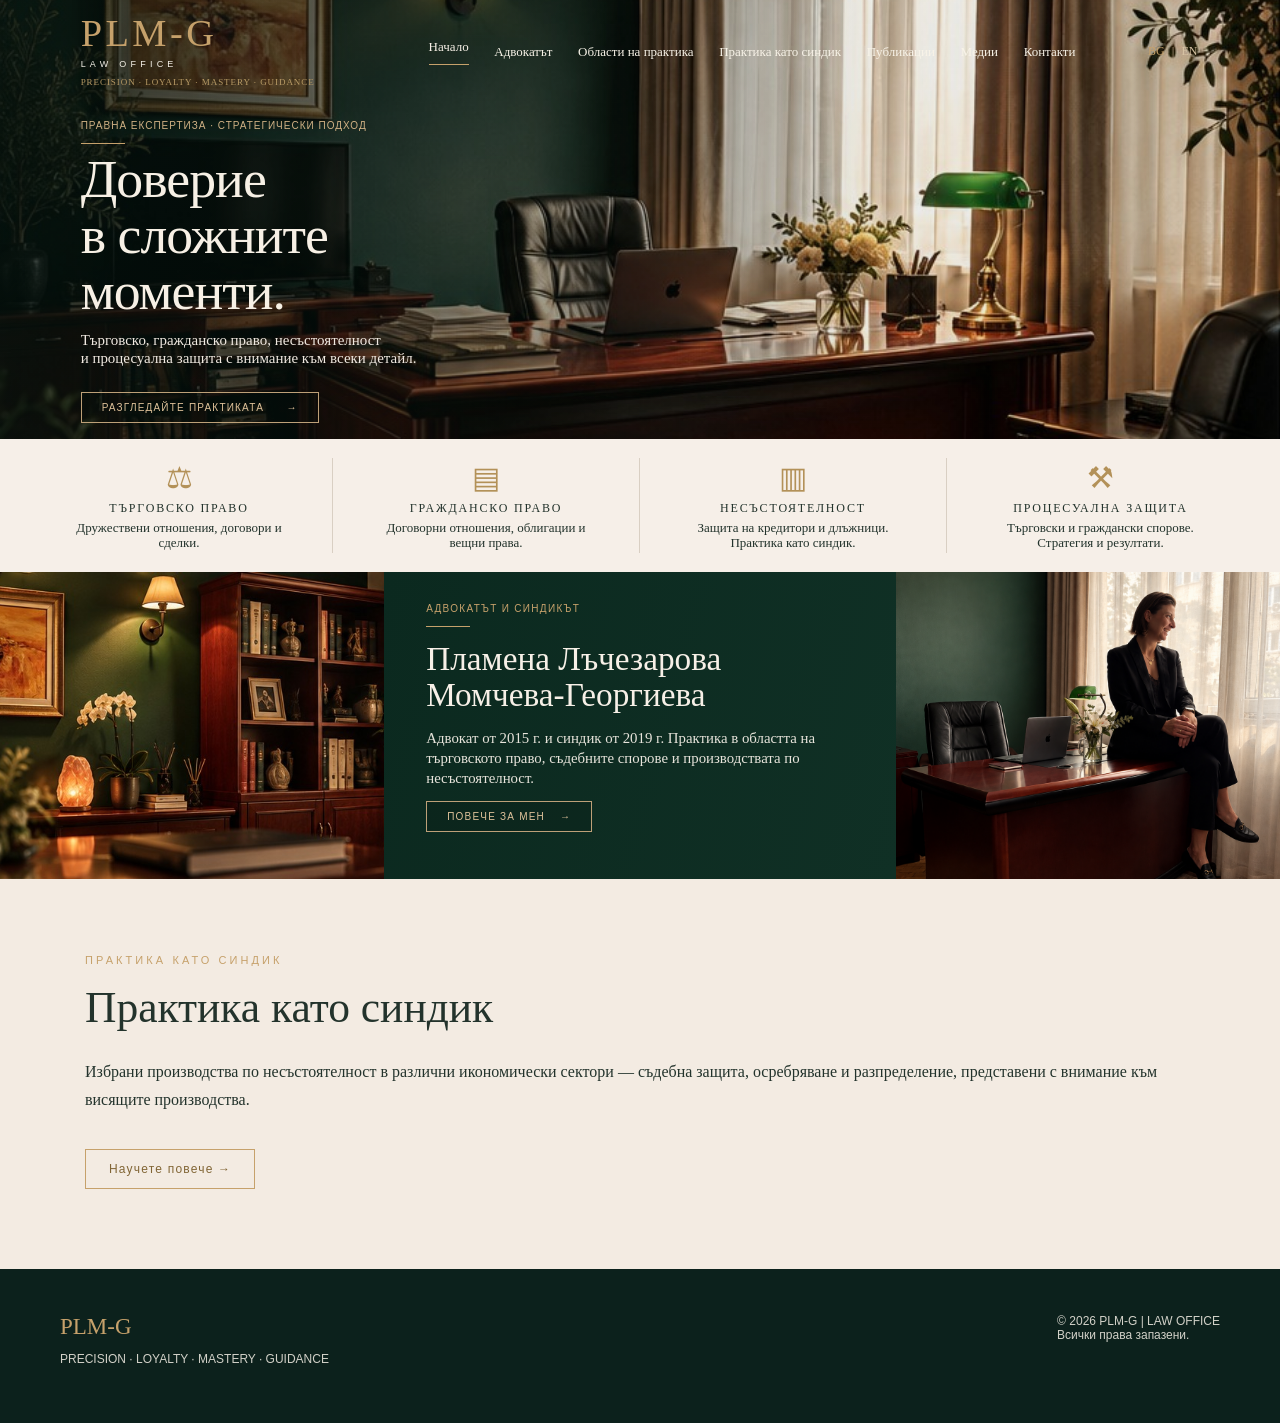
<file: index.html>
<!doctype html><html lang="bg"><head><meta charset="utf-8"><meta name="viewport" content="width=device-width, initial-scale=1"><meta name="description" content="PLM-G Law Office — commercial law, insolvency and litigation"><title>PLM-G | LAW OFFICE</title><link rel="stylesheet" href="style.css"></head><body data-page="index"><header id="header"></header><main id="main"></main><footer id="footer"></footer><script src="app.js"></script></body></html>
</file>
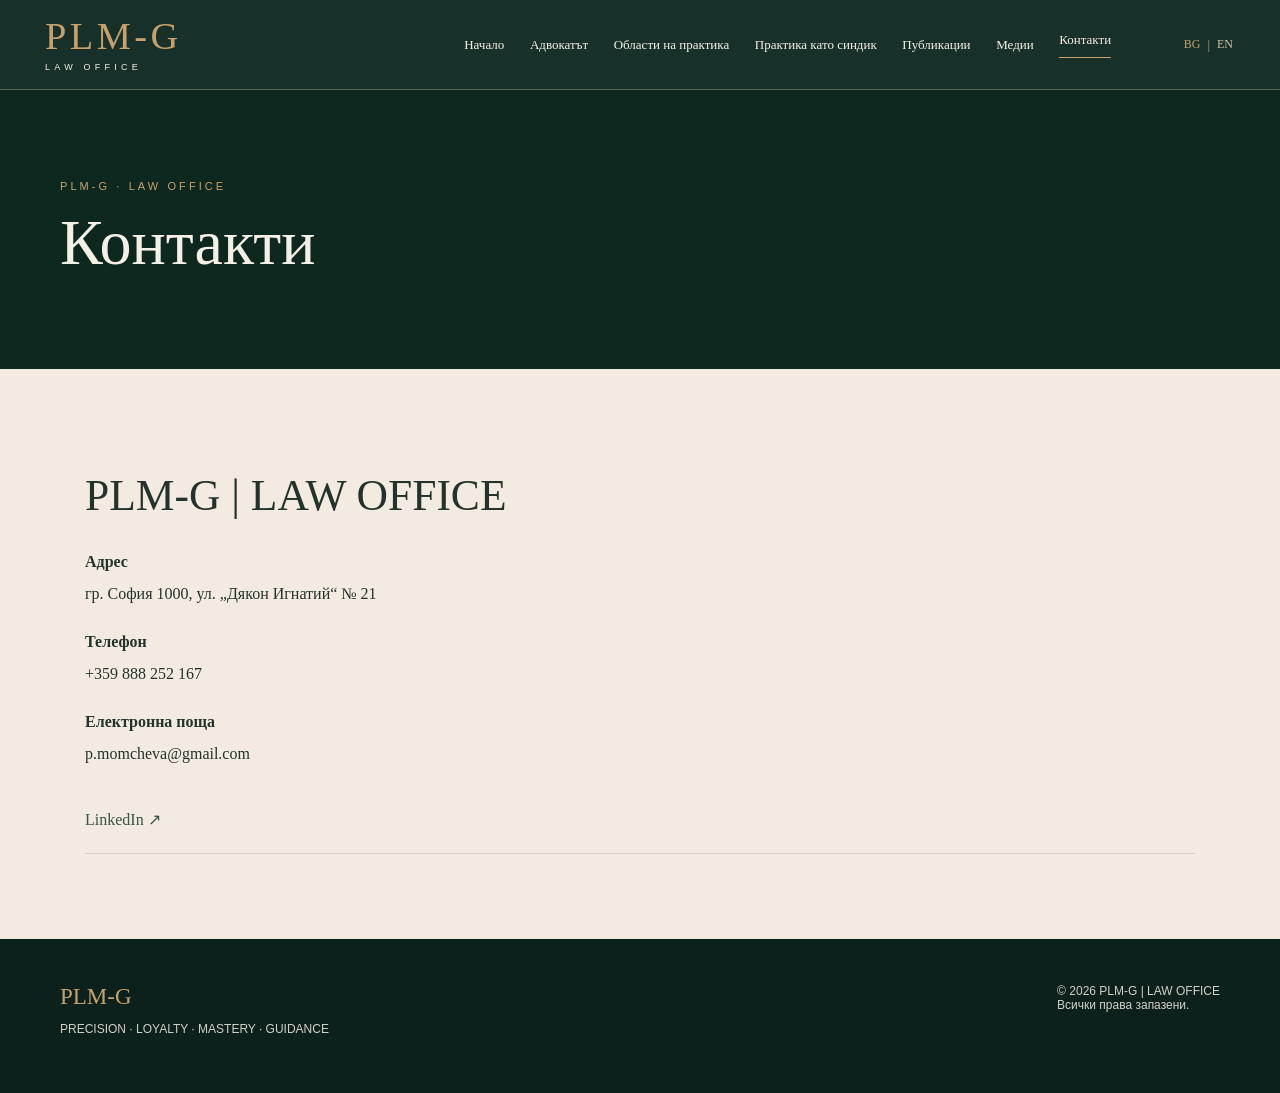
<file: contact.html>
<!doctype html><html lang="bg"><head><meta charset="utf-8"><meta name="viewport" content="width=device-width, initial-scale=1"><meta name="description" content="PLM-G Law Office — commercial law, insolvency and litigation"><title>PLM-G | LAW OFFICE</title><link rel="stylesheet" href="style.css"></head><body data-page="contact"><header id="header"></header><main id="main"></main><footer id="footer"></footer><script src="app.js"></script></body></html>
</file>
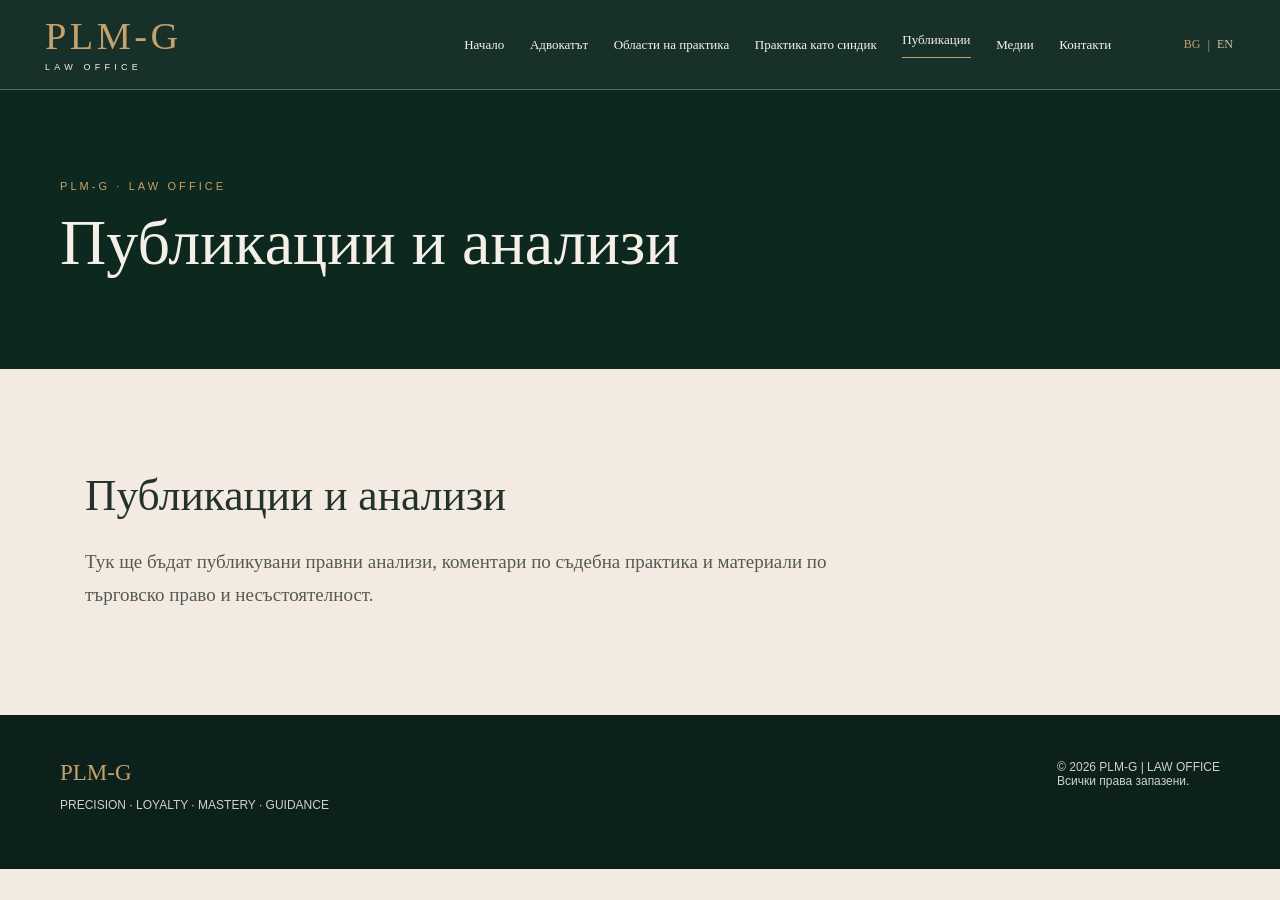
<file: insights.html>
<!doctype html><html lang="bg"><head><meta charset="utf-8"><meta name="viewport" content="width=device-width, initial-scale=1"><meta name="description" content="PLM-G Law Office — commercial law, insolvency and litigation"><title>PLM-G | LAW OFFICE</title><link rel="stylesheet" href="style.css"></head><body data-page="insights"><header id="header"></header><main id="main"></main><footer id="footer"></footer><script src="app.js"></script></body></html>
</file>
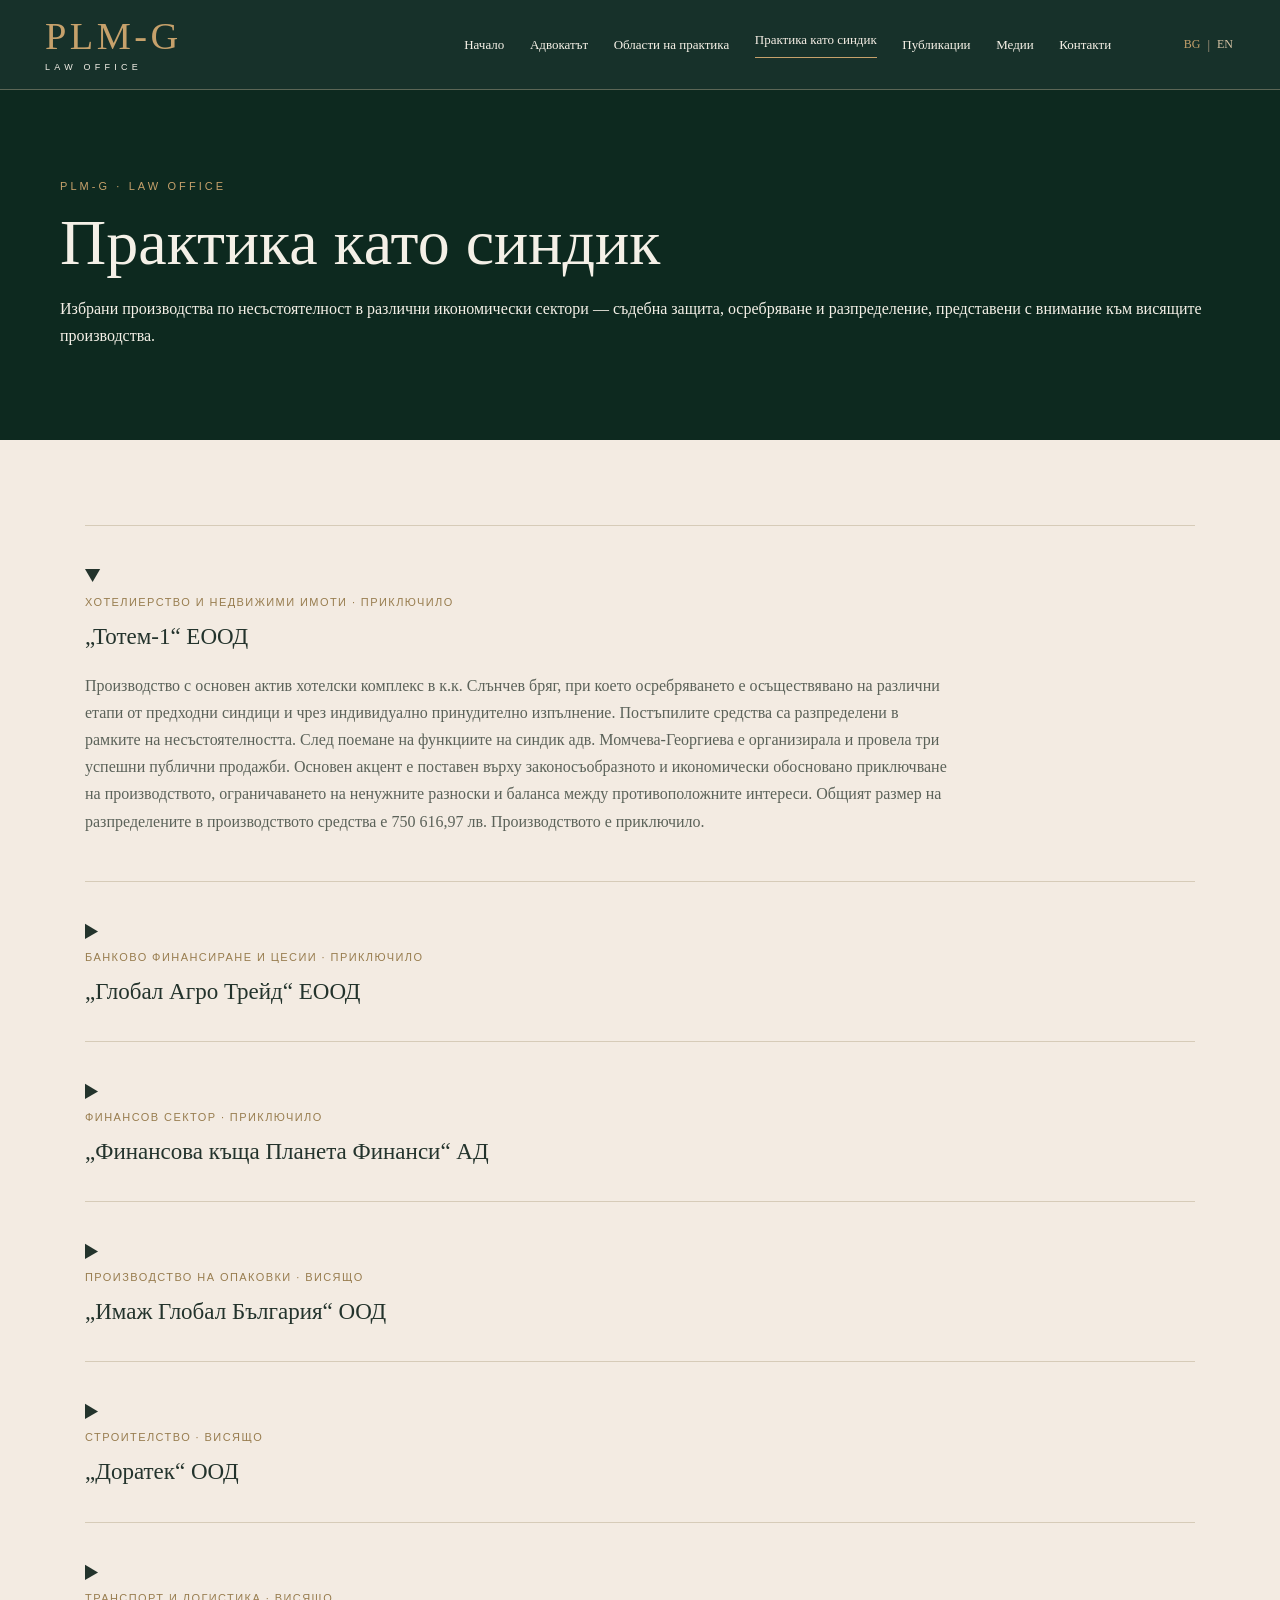
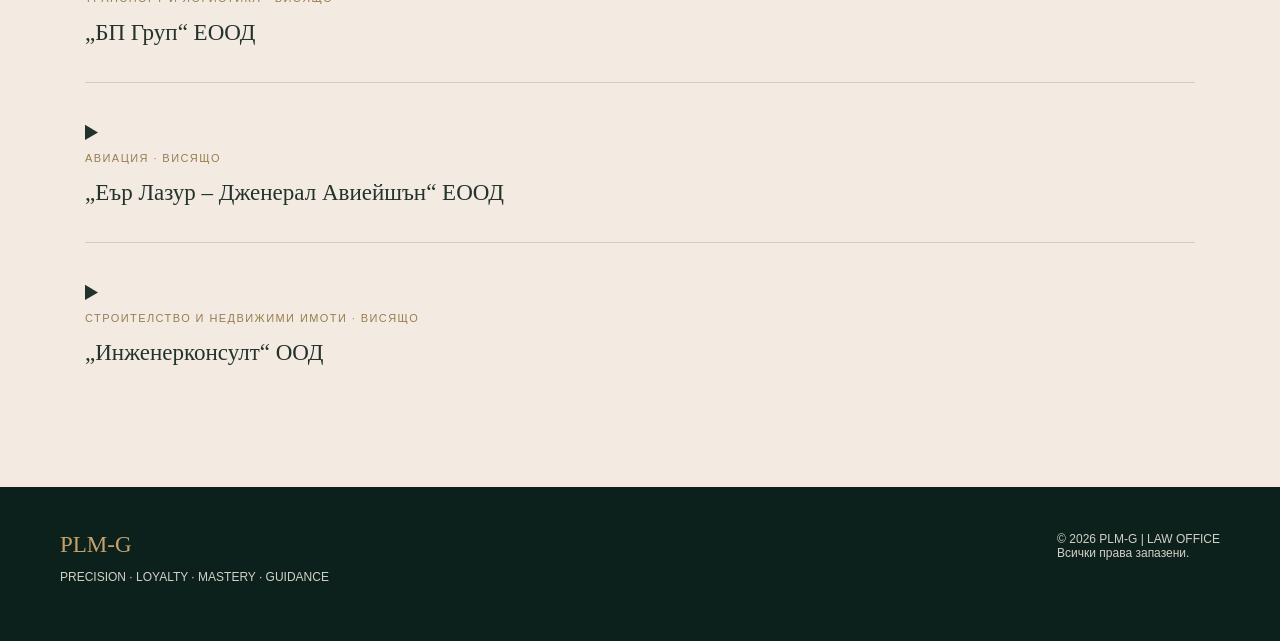
<file: insolvency.html>
<!doctype html><html lang="bg"><head><meta charset="utf-8"><meta name="viewport" content="width=device-width, initial-scale=1"><meta name="description" content="PLM-G Law Office — commercial law, insolvency and litigation"><title>PLM-G | LAW OFFICE</title><link rel="stylesheet" href="style.css"></head><body data-page="insolvency"><header id="header"></header><main id="main"></main><footer id="footer"></footer><script src="app.js"></script></body></html>
</file>
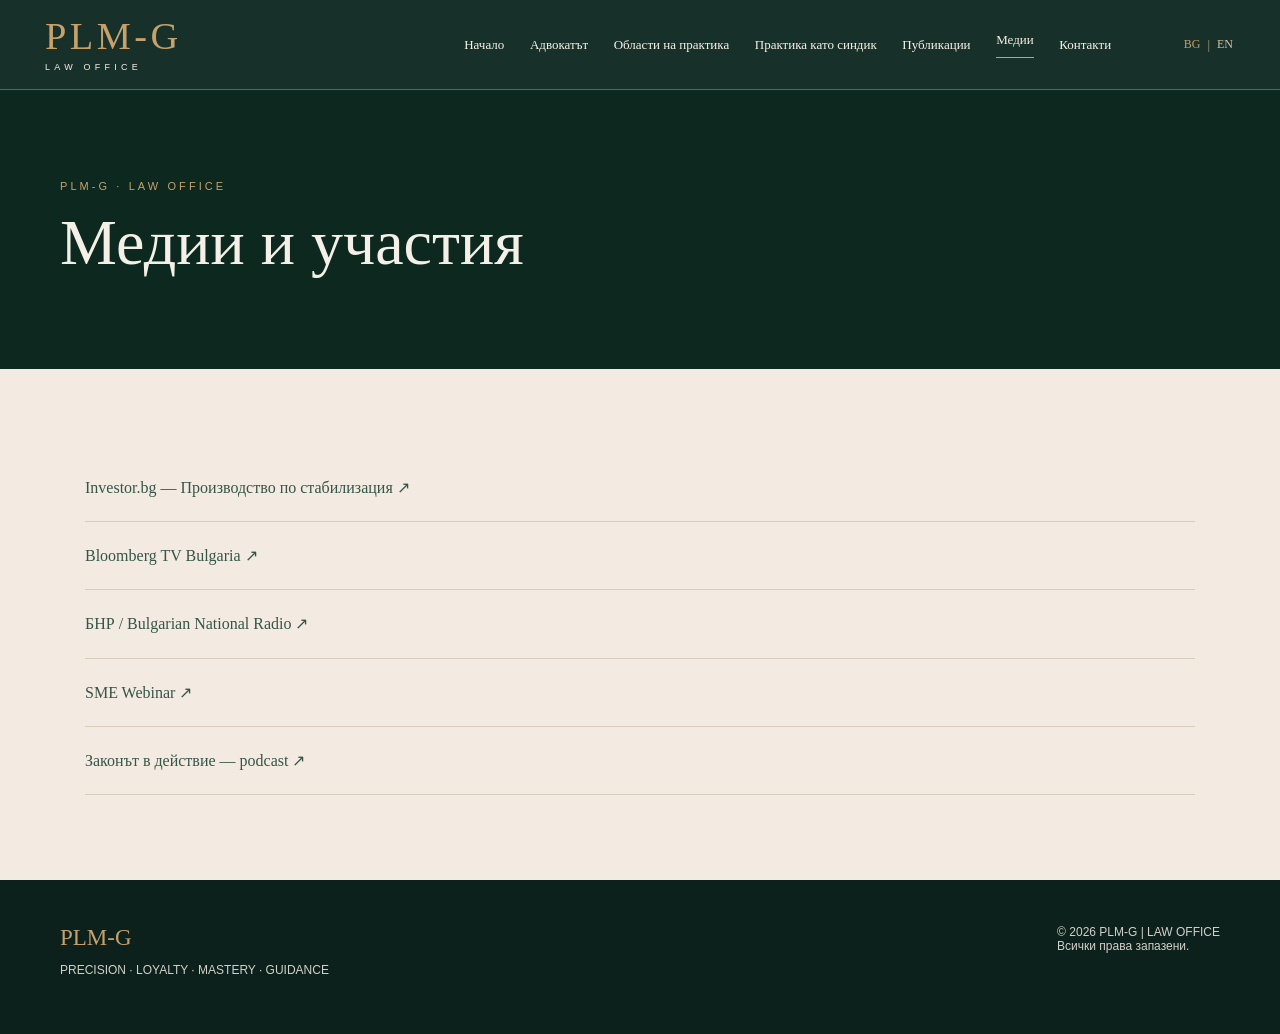
<file: media.html>
<!doctype html><html lang="bg"><head><meta charset="utf-8"><meta name="viewport" content="width=device-width, initial-scale=1"><meta name="description" content="PLM-G Law Office — commercial law, insolvency and litigation"><title>PLM-G | LAW OFFICE</title><link rel="stylesheet" href="style.css"></head><body data-page="media"><header id="header"></header><main id="main"></main><footer id="footer"></footer><script src="app.js"></script></body></html>
</file>
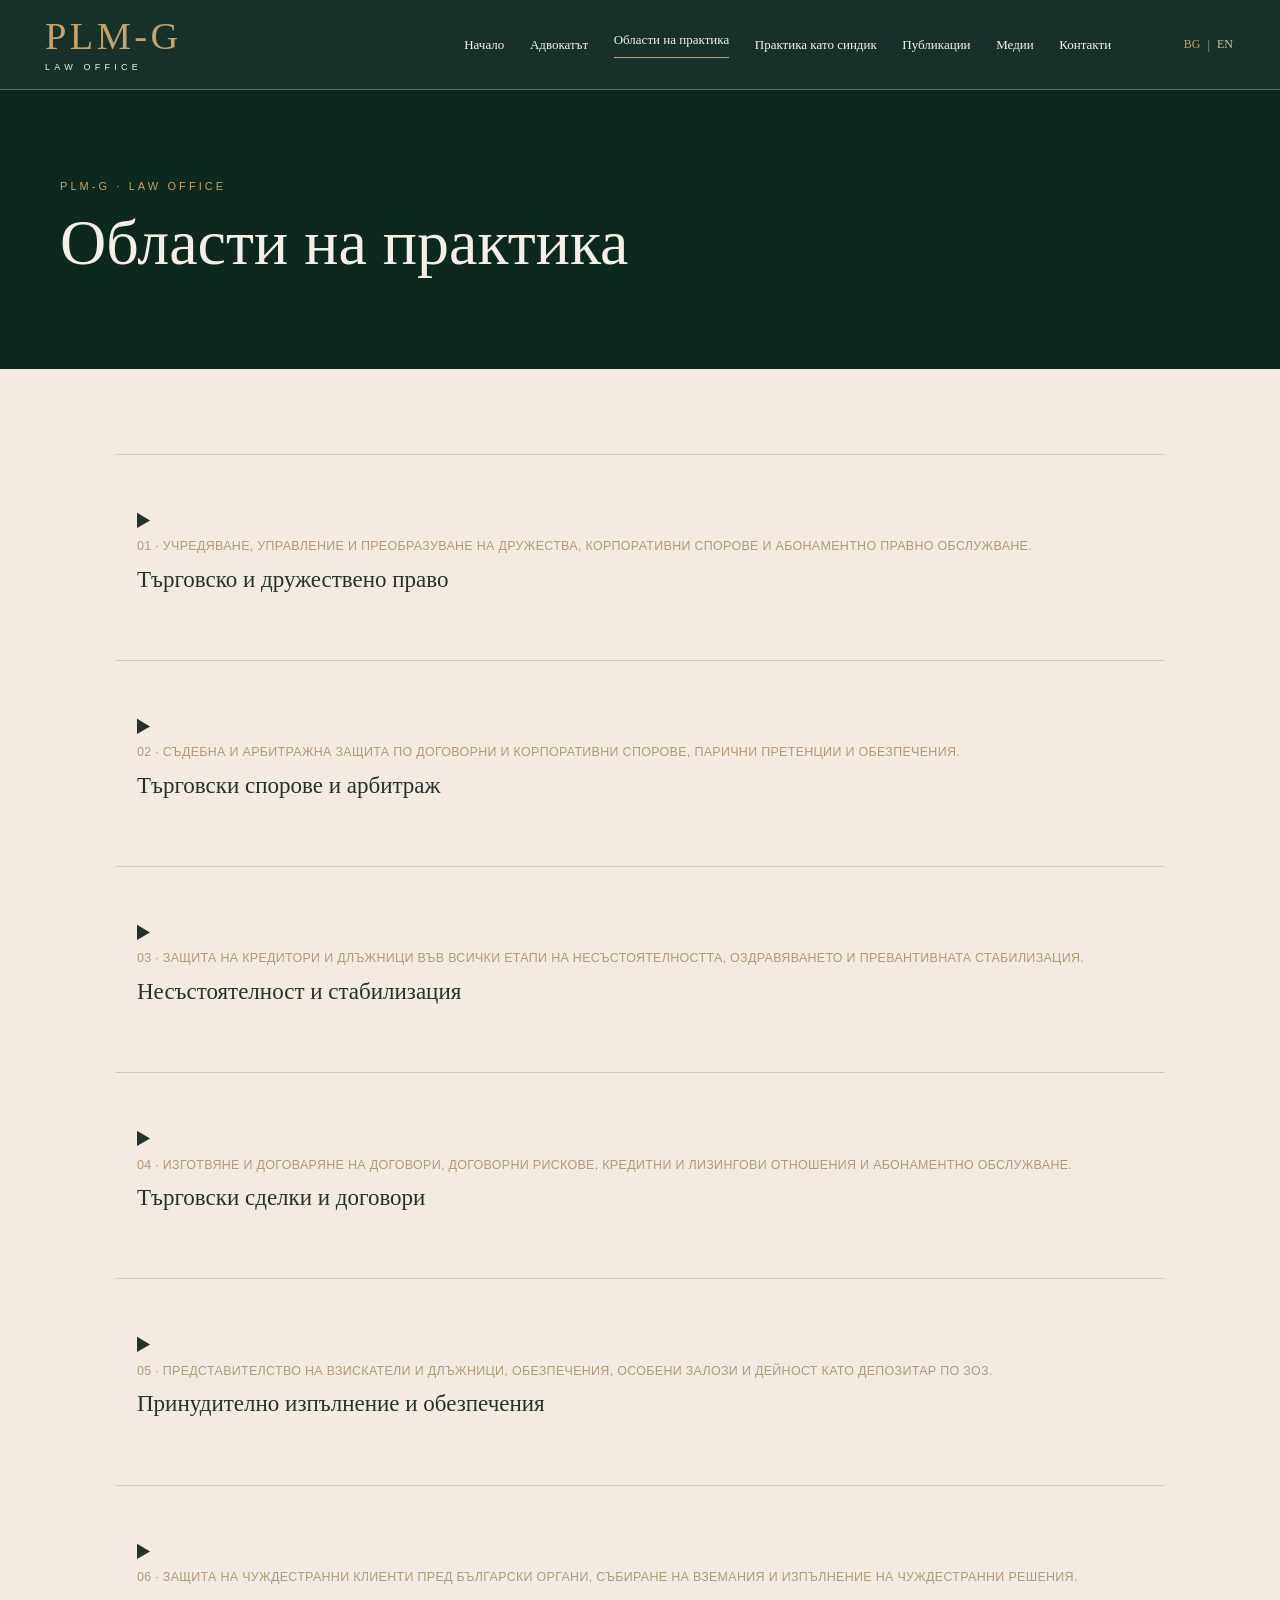
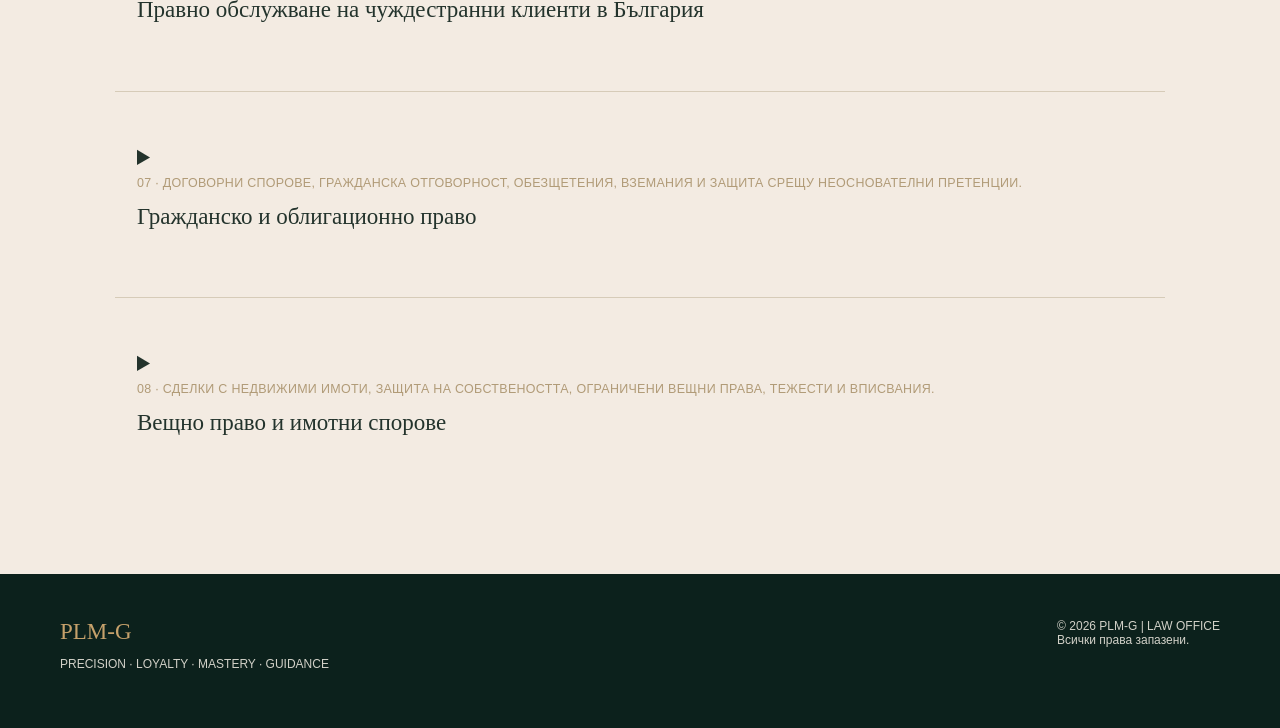
<file: practice.html>
<!doctype html><html lang="bg"><head><meta charset="utf-8"><meta name="viewport" content="width=device-width, initial-scale=1"><meta name="description" content="PLM-G Law Office — commercial law, insolvency and litigation"><title>PLM-G | LAW OFFICE</title><link rel="stylesheet" href="style.css"></head><body data-page="practice"><header id="header"></header><main id="main"></main><footer id="footer"></footer><script src="app.js"></script></body></html>
</file>
<file: style.css>
:root{--forest:#102b25;--green:#1b3b32;--gold:#c7a66a;--cream:#f4f0e7;--ink:#23332c;--muted:#706e65}*{box-sizing:border-box}html{scroll-behavior:smooth}body{margin:0;font-family:Georgia,'Times New Roman',serif;color:var(--ink);background:var(--cream);line-height:1.7}a{color:inherit;text-decoration:none}header{position:sticky;top:0;z-index:5;background:rgba(16,43,37,.97);color:#f8f3e8;border-bottom:1px solid #5c6656}.nav{max-width:1240px;margin:auto;padding:17px 25px;display:flex;align-items:center;gap:30px}.logo{font-size:27px;letter-spacing:.15em;color:var(--gold);line-height:1}.logo small{display:block;font:10px Arial,sans-serif;letter-spacing:.28em;color:#f4f0e7;margin-top:9px}.links{margin-left:auto;display:flex;gap:21px;align-items:center;font:12px Arial,sans-serif;letter-spacing:.08em}.links a:hover,.active{color:var(--gold)}.lang{border:1px solid #8a896f;padding:5px 9px;background:none;color:var(--gold);cursor:pointer}.menu{display:none}.hero{background:var(--forest);color:#f7f0e5;display:grid;grid-template-columns:1fr 1fr;min-height:620px}.hero-text{display:flex;flex-direction:column;justify-content:center;padding:9vw max(30px,calc((100vw - 1240px)/2));padding-right:5vw}.eyebrow{font:11px Arial,sans-serif;letter-spacing:.28em;text-transform:uppercase;color:var(--gold)}h1{font-size:clamp(42px,5vw,76px);line-height:1.12;font-weight:normal;margin:26px 0}h2{font-size:clamp(30px,3.4vw,48px);font-weight:normal;line-height:1.2;margin:15px 0 25px}h3{font-size:24px;font-weight:normal;line-height:1.3;margin:0 0 12px}.hero p{max-width:550px;color:#d7d6cb}.hero-image{background:url('office-collage.png') center/cover}.button{display:inline-block;margin-top:20px;border:1px solid var(--gold);padding:12px 23px;color:var(--gold);font:12px Arial,sans-serif;letter-spacing:.1em;cursor:pointer}.button:hover{background:var(--gold);color:var(--forest)}.wrap{max-width:1160px;margin:auto;padding:85px 25px}.intro{max-width:800px}.intro p{font-size:19px;color:#555b53}.rule{width:70px;height:2px;background:var(--gold);margin:22px 0}.grid{display:grid;grid-template-columns:repeat(3,1fr);gap:22px;margin-top:40px}.card{border:1px solid #d9d0bf;padding:30px;background:#faf8f2;min-height:210px}.card .num{font:12px Arial,sans-serif;letter-spacing:.2em;color:#a5854b}.card p{color:#666b61;font-size:15px}.card a{color:#886a3a;font:12px Arial,sans-serif;letter-spacing:.07em}.dark{background:var(--forest);color:#f4f0e7}.dark p{color:#c9d0c7}.split{display:grid;grid-template-columns:1fr 1fr;gap:65px;align-items:center}.photo{width:100%;height:390px;object-fit:cover;object-position:left top}.pagehead{background:var(--forest);color:#f4f0e7;padding:90px 25px 75px}.pagehead>div{max-width:1160px;margin:auto}.pagehead h1{font-size:clamp(40px,5vw,65px);margin:15px 0}.detail{border-top:1px solid #d6cbb8;padding:30px 0}.detail summary{font-size:23px;cursor:pointer}.detail summary span{display:block;color:#987d4f;font:11px Arial,sans-serif;letter-spacing:.13em;text-transform:uppercase;margin-bottom:9px}.detail p{max-width:870px;color:#5b6259}.note{background:#e8e0d1;padding:25px;border-left:3px solid var(--gold)}footer{background:#0c211c;color:#d2d1c8;padding:45px 25px;font:12px Arial,sans-serif}footer>div{max-width:1160px;margin:auto;display:flex;justify-content:space-between;gap:20px}.footer-logo{font:23px Georgia,serif;color:var(--gold)}.muted{color:#777b70}.media-link{display:block;border-bottom:1px solid #d7cdbd;padding:20px 0;color:#365447}.media-link:hover{color:#a18046}@media(max-width:900px){.nav{flex-wrap:wrap}.menu{display:block;margin-left:auto;background:none;color:var(--gold);border:1px solid #9b895d;padding:8px}.links{display:none;flex-basis:100%;flex-direction:column;align-items:flex-start;padding:15px 0}.links.open{display:flex}.hero{grid-template-columns:1fr}.hero-text{padding:70px 28px}.hero-image{min-height:330px}.grid{grid-template-columns:1fr 1fr}.split{grid-template-columns:1fr;gap:25px}}@media(max-width:550px){.grid{grid-template-columns:1fr}.wrap{padding:55px 22px}.pagehead{padding:60px 22px}footer>div{flex-direction:column}}

/* PLM-G: reference-matched classic European front page */
:root{--forest:#0d291f;--gold:#c6a16b;--cream:#f3ebe2}
body[data-page="index"] header{position:absolute;left:0;right:0;top:0;background:transparent;border:0;z-index:20}
body[data-page="index"] .nav{max-width:1300px;padding:14px clamp(26px,6.3vw,92px);gap:24px}
.logo{font-size:clamp(29px,3vw,40px);font-weight:normal;letter-spacing:.09em}
.logo small{font-size:9px;letter-spacing:.47em;margin-top:7px}
.links{gap:clamp(12px,2vw,28px);font:13px Georgia,'Times New Roman',serif;letter-spacing:0}
.links a{white-space:nowrap}.links a.active{color:#f6efe5;border-bottom:1px solid var(--gold);padding-bottom:9px}
.lang-switch{display:flex;align-items:center;gap:5px;margin-left:clamp(4px,4vw,45px);color:#b6a286}.lang{border:0;padding:2px;background:transparent;color:#d6c2a3;font:12px Georgia,serif}.lang.selected{color:var(--gold)}
.hero-reference{height:clamp(420px,34.3vw,570px);min-height:420px;display:block;background:linear-gradient(90deg,rgba(4,17,13,.80) 0%,rgba(4,17,13,.58) 26%,rgba(4,17,13,.08) 67%,rgba(4,17,13,.06) 100%),url('hero-office.jpg') center 49%/cover no-repeat;position:relative}
.hero-reference .hero-text{height:100%;max-width:1300px;margin:auto;padding:clamp(120px,9vw,150px) clamp(26px,6.3vw,92px) 26px;display:block}
.hero-reference .eyebrow{font:10px Arial,sans-serif;letter-spacing:.10em;color:#d0b184}
.hero-rule{width:44px;height:1px;background:var(--gold);margin:12px 0 8px}
.hero-reference h1{font-size:clamp(43px,4.2vw,66px);line-height:1.04;letter-spacing:-.018em;margin:0 0 11px;max-width:480px}
.hero-reference p{font-size:clamp(13px,1.17vw,16px);line-height:1.25;color:#f0e9e1;margin:0}
.hero-reference .button,.triptych-center .button{font:10px Arial,sans-serif;letter-spacing:.12em;margin-top:24px;padding:9px 20px;min-width:238px;display:inline-flex;justify-content:space-between;align-items:center;border:1px solid #bda078;color:#dfc29a;background:rgba(7,20,16,.18)}
.featured-areas{display:grid;grid-template-columns:repeat(4,minmax(0,1fr));background:#f6efe8;padding:19px max(26px,calc((100vw - 1280px)/2));min-height:133px}
.featured-area{display:flex;flex-direction:column;align-items:center;justify-content:center;text-align:center;padding:0 18px;border-right:1px solid #d9cfc3;line-height:1.2}
.featured-area:last-child{border-right:0}.featured-area:hover{background:#efe5d9}.area-icon{font:30px Georgia,serif;color:#b39158;height:37px}.featured-area strong{font-size:12px;letter-spacing:.15em;font-weight:normal;margin:4px 0}.featured-area>span:last-child{font-size:13px;max-width:220px}
.office-triptych{display:grid;grid-template-columns:30% 40% 30%;height:clamp(260px,24vw,365px);background:var(--forest);color:#f7f0e7}.triptych-image{background-position:center;background-size:cover}.triptych-library{background-image:url('library.jpg')}.triptych-meeting{background-image:url('meeting.jpg')}.triptych-center{padding:clamp(19px,2.4vw,42px) clamp(22px,3.3vw,52px);background:linear-gradient(105deg,#0b291f,#103025)}.triptych-center .eyebrow{font-size:10px;letter-spacing:.13em}.triptych-center h2{font-size:clamp(24px,2.6vw,39px);line-height:1.1;margin:14px 0}.triptych-center p{font-size:clamp(13px,1.16vw,16px);line-height:1.35;color:#e7e4db;margin:0}.triptych-center .button{margin-top:13px;min-width:166px}
.below-fold{padding-top:75px;padding-bottom:80px}.below-fold .button{color:#816535}
@media(max-width:1050px){.links{gap:11px;font-size:11px}.lang-switch{margin-left:0}.triptych-center{padding:23px}.triptych-center h2{font-size:26px}}
@media(max-width:800px){body[data-page="index"] .nav{padding:15px 24px}.menu{display:block}.links{background:rgba(12,37,29,.98);margin:0;flex-basis:100%;padding:20px;gap:16px}.links.open{display:flex}.hero-reference{height:550px}.hero-reference .hero-text{padding:165px 25px 35px}.hero-reference h1{font-size:54px}.featured-areas{grid-template-columns:repeat(2,1fr);padding:15px}.featured-area{padding:20px 12px;border-bottom:1px solid #d9cfc3}.featured-area:nth-child(2){border-right:0}.featured-area:nth-child(n+3){border-bottom:0}.office-triptych{grid-template-columns:1fr 1fr;height:auto}.triptych-library{min-height:310px}.triptych-center{min-height:310px}.triptych-meeting{display:none}}
@media(max-width:520px){.hero-reference{height:570px;background-position:56% center}.hero-reference h1{font-size:46px}.hero-reference p{font-size:14px}.featured-area strong{font-size:10px}.featured-area>span:last-child{font-size:12px}.office-triptych{grid-template-columns:1fr}.triptych-library{min-height:230px}.triptych-center{min-height:290px;padding:28px}.triptych-meeting{display:none}}
</file>
